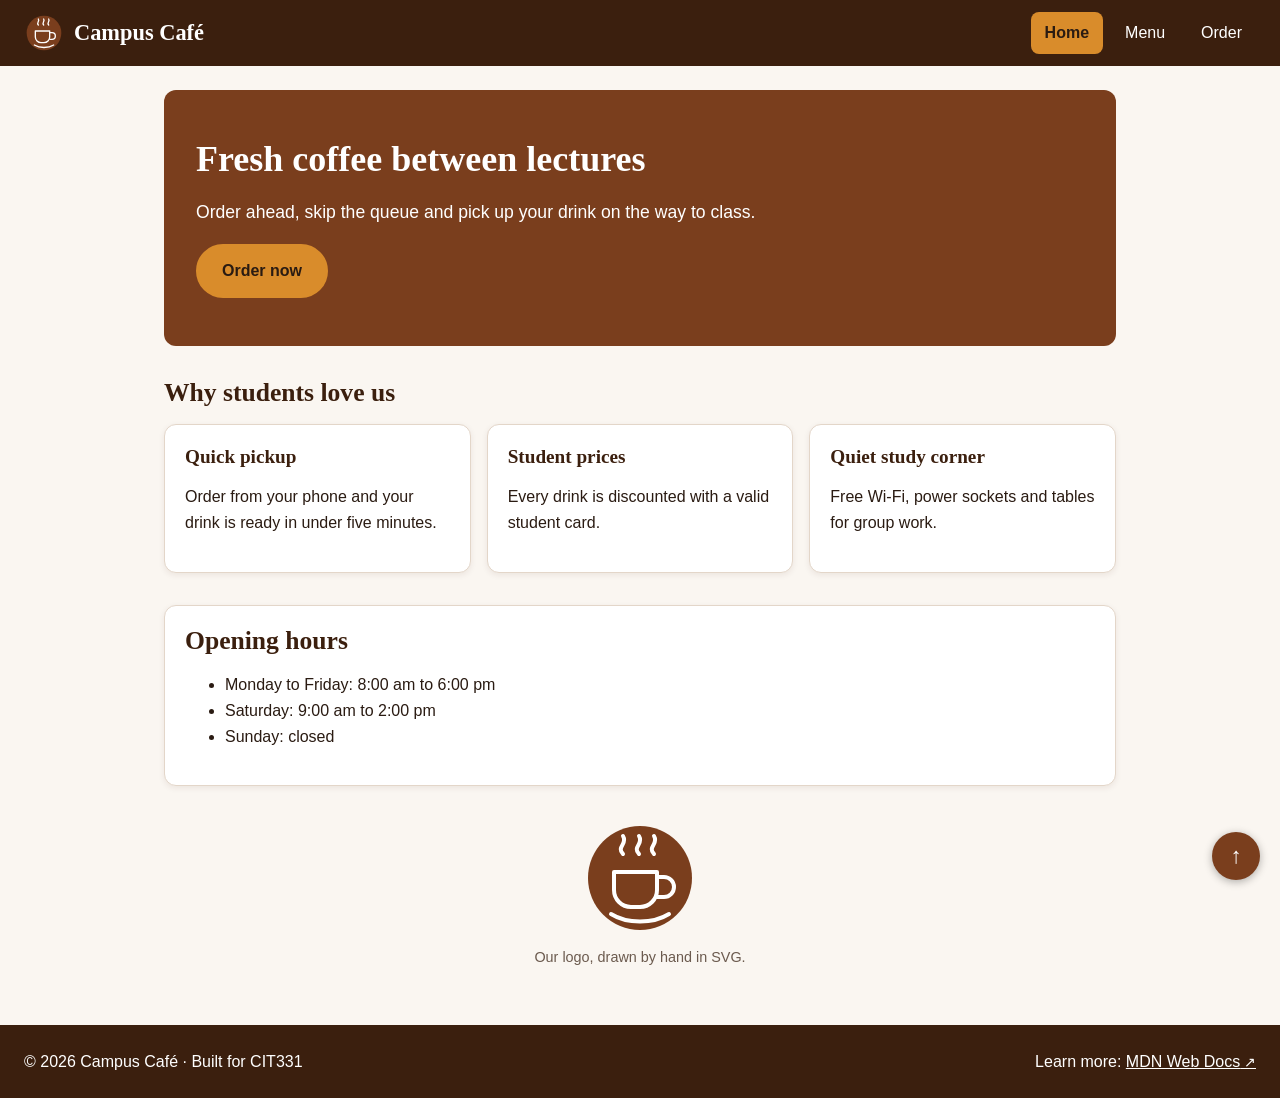
<file: index.html>
<!DOCTYPE html>
<html lang="en">
<head>
  <meta charset="UTF-8">
  <meta name="viewport" content="width=device-width, initial-scale=1.0">
  <meta name="description" content="Campus Café: fresh coffee, snacks and a quiet study space.">
  <title>Campus Café | Home</title>
  <link rel="stylesheet" href="style.css">
</head>
<body id="top">
  <a class="skip-link" href="#main">Skip to main content</a>

  <header class="site-header">
    <a class="brand" href="index.html">
      <img src="images/logo.svg" alt="" width="40" height="40">
      <span>Campus Café</span>
    </a>
    <nav aria-label="Main">
      <ul class="nav-list">
        <li><a href="index.html" class="active" aria-current="page">Home</a></li>
        <li><a href="menu.html">Menu</a></li>
        <li><a href="order.html">Order</a></li>
      </ul>
    </nav>
  </header>

  <main id="main">
    <section class="hero">
      <h1>Fresh coffee between lectures</h1>
      <p>Order ahead, skip the queue and pick up your drink on the way to class.</p>
      <a class="btn" href="order.html">Order now</a>
    </section>

    <section class="highlights">
      <h2>Why students love us</h2>
      <div class="card-row">
        <article class="card">
          <h3>Quick pickup</h3>
          <p>Order from your phone and your drink is ready in under five minutes.</p>
        </article>
        <article class="card">
          <h3>Student prices</h3>
          <p>Every drink is discounted with a valid student card.</p>
        </article>
        <article class="card">
          <h3>Quiet study corner</h3>
          <p>Free Wi-Fi, power sockets and tables for group work.</p>
        </article>
      </div>
    </section>

    <aside class="card notice">
      <h2>Opening hours</h2>
      <ul>
        <li>Monday to Friday: <time datetime="08:00">8:00 am</time> to <time datetime="18:00">6:00 pm</time></li>
        <li>Saturday: <time datetime="09:00">9:00 am</time> to <time datetime="14:00">2:00 pm</time></li>
        <li>Sunday: closed</li>
      </ul>
    </aside>

    <figure class="logo-figure">
      <img src="images/logo.svg" alt="Campus Café logo" width="120" height="120">
      <figcaption>Our logo, drawn by hand in SVG.</figcaption>
    </figure>
  </main>

  <footer class="site-footer">    <p>&copy; 2026 Campus Café &middot; Built for CIT331</p>
    <p>Learn more: <a href="https://developer.mozilla.org/" target="_blank" rel="noopener noreferrer">MDN Web Docs</a></p>
  </footer>

  <a class="back-to-top" href="#top" aria-label="Back to top">&uarr;</a>

</body>
</html>
</file>
<file: style.css>
/* Campus Cafe styles */
*, *::before, *::after {
  box-sizing: border-box;
}

:root {
  --brand: #7a3e1d;
  --brand-dark: #3b1f0e;
  --accent: #d98c2b;
  --bg: #faf6f1;
  --surface: #ffffff;
  --text: #2a1b12;
  --muted: #6b5a4e;
  --border: #e3d6c9;
  --space: 16px;
  --radius: 12px;
}

body {
  margin: 0;
  font-family: "Segoe UI", Arial, sans-serif;
  font-size: 1rem;
  line-height: 1.6;
  color: var(--text);
  background: var(--bg);
  min-height: 100vh;
  display: flex;
  flex-direction: column;
}

h1, h2, h3 {
  font-family: Georgia, "Times New Roman", serif;
  color: var(--brand-dark);
  line-height: 1.2;
}

h1 { font-size: 2.25rem; margin: 0 0 var(--space); }
h2 { font-size: 1.6rem; margin: 0 0 var(--space); }
h3 { font-size: 1.2rem; margin: 0 0 8px; }

a { color: var(--brand); }

a:hover {
  color: var(--brand-dark);
  text-decoration-thickness: 3px;
}

a:focus-visible,
button:focus-visible,
input:focus-visible,
select:focus-visible,
textarea:focus-visible {
  outline: 3px solid var(--brand);
  outline-offset: 3px;
}

#main {
  max-width: 1000px;
  width: 100%;
  flex: 1;
  margin: 0 auto;
  padding: 24px;
}

main > section,
main > aside,
main > figure {
  margin: 0 0 32px;
}

h1 + p {
  font-size: 1.1rem;
  color: var(--muted);
}

.site-header {
  background: var(--brand-dark);
  color: #fff;
  padding: 12px 24px;
  position: sticky;
  top: 0;
  z-index: 100;
  display: flex;
  flex-wrap: wrap;
  align-items: center;
  justify-content: space-between;
  gap: 12px;
}

.brand {
  display: flex;
  align-items: center;
  gap: 10px;
  color: #fff;
  text-decoration: none;
  font-family: Georgia, "Times New Roman", serif;
  font-size: 1.4rem;
  font-weight: 700;
}

.nav-list {
  display: flex;
  flex-wrap: wrap;
  gap: 8px;
  list-style: none;
  margin: 0;
  padding: 0;
}

.nav-list li { display: inline-block; }

.nav-list a {
  display: inline-block;
  color: #fff;
  text-decoration: none;
  padding: 8px 14px;
  border-radius: 8px;
}

.nav-list a:not(.active):hover {
  background: rgba(255, 255, 255, 0.18);
}

.nav-list a.active {
  background: var(--accent);
  color: var(--text);
  font-weight: 700;
}

.site-footer {
  background: var(--brand-dark);
  color: #fff;
  padding: 20px 24px;
  display: flex;
  flex-wrap: wrap;
  align-items: center;
  justify-content: space-between;
  gap: 8px 24px;
}

.site-footer p { margin: 4px 0; }
.site-footer a { color: #fff; }

.hero {
  background: var(--brand);
  color: #fff;
  padding: 48px 32px;
  border-radius: var(--radius);
}

.hero h1, .hero p { color: #fff; }
.hero h1 { margin-bottom: 12px; }

.btn {
  display: inline-block;
  background: var(--accent);
  color: var(--text);
  font: inherit;
  font-weight: 700;
  padding: 12px 24px;
  border: 2px solid var(--accent);
  border-radius: 999px;
  text-decoration: none;
  cursor: pointer;
}

.btn:hover {
  background: var(--brand-dark);
  border-color: var(--brand-dark);
  color: #fff;
}

.btn-secondary {
  background: transparent;
  color: var(--brand-dark);
  border-color: var(--brand-dark);
}

.btn-secondary:hover {
  background: var(--brand-dark);
  color: #fff;
}

.card {
  background: var(--surface);
  border: 1px solid var(--border);
  border-radius: var(--radius);
  padding: 20px;
  box-shadow: 0 2px 6px rgba(59, 31, 14, 0.08);
}

.card-row {
  display: flex;
  flex-wrap: wrap;
  gap: 16px;
}

.card-row > .card { flex: 1 1 260px; }

.logo-figure { text-align: center; }
figcaption { color: var(--muted); font-size: 0.9rem; }

.menu-group h2::before {
  content: "";
  display: inline-block;
  width: 6px;
  height: 1em;
  margin-right: 10px;
  background: var(--accent);
  border-radius: 3px;
  vertical-align: -0.12em;
}

.menu-list {
  display: flex;
  flex-wrap: wrap;
  gap: 16px;
}

.menu-item {
  position: relative;
  flex: 1 1 300px;
  background: var(--surface);
  border: 1px solid var(--border);
  border-radius: var(--radius);
  padding: 16px 20px;
  margin-bottom: 0;
}

.menu-item p { margin: 0; color: var(--muted); }
.item-head h3 { margin: 0; }

.item-head {
  display: flex;
  justify-content: space-between;
  align-items: baseline;
  gap: 12px;
}

.price { font-weight: 700; color: var(--brand); }

.badge {
  position: absolute;
  top: 12px;
  right: 12px;
  background: var(--accent);
  color: var(--text);
  font-size: 0.75rem;
  font-weight: 700;
  padding: 2px 10px;
  border-radius: 999px;
}

table {
  width: 100%;
  border-collapse: collapse;
  background: var(--surface);
}

caption {
  text-align: left;
  padding: 8px 0;
  color: var(--muted);
  font-size: 0.9rem;
}

th, td {
  text-align: left;
  padding: 10px 12px;
  border-bottom: 1px solid var(--border);
}

thead th {
  background: var(--brand-dark);
  color: #fff;
}

tbody th { font-weight: 600; }
tbody tr:nth-child(even) { background: #fbf6f0; }

a[href^="http"]::after {
  content: " \2197";
  font-size: 0.85em;
}

form > fieldset {
  background: var(--surface);
  border: 1px solid var(--border);
  border-radius: var(--radius);
  padding: 16px 20px;
  margin: 0 0 20px;
}

legend {
  font-weight: 700;
  padding: 0 8px;
  color: var(--brand-dark);
}

label { font-weight: 600; }

input, select, textarea {
  font: inherit;
  width: 100%;
  padding: 10px 12px;
  border: 1px solid var(--border);
  border-radius: 8px;
  background: #fff;
  color: var(--text);
}

input[type="radio"],
input[type="checkbox"] {
  width: auto;
  margin-right: 8px;
}

input[required], select[required] {
  border-left: 4px solid var(--accent);
}

input[placeholder]:not(:placeholder-shown):invalid {
  border-color: #b3261e;
}

::placeholder {
  color: var(--muted);
  opacity: 1;
}

#message {
  min-height: 1.6em;
  font-weight: 600;
  color: #0a6b50;
}

.site-header { position: sticky; }

.menu-item { position: relative; }

.back-to-top {
  position: fixed;
  right: 20px;
  bottom: 20px;
  width: 48px;
  height: 48px;
  display: flex;
  align-items: center;
  justify-content: center;
  background: var(--brand);
  color: #fff;
  font-size: 1.4rem;
  text-decoration: none;
  border-radius: 50%;
  box-shadow: 0 2px 8px rgba(0, 0, 0, 0.3);
}

.back-to-top:hover {
  background: var(--brand-dark);
  color: #fff;
}

.skip-link {
  position: absolute;
  left: -9999px;
  top: 0;
}

.skip-link:focus {
  left: 8px;
  top: 8px;
  z-index: 200;
  background: #fff;
  color: var(--brand-dark);
  padding: 8px 14px;
  border-radius: 8px;
}

.form-row {
  display: flex;
  flex-wrap: wrap;
  gap: 16px;
  margin-bottom: 16px;
}

.form-row > .field,
.form-row > .choice {
  flex: 1 1 220px;
}

.field {
  display: flex;
  flex-direction: column;
  gap: 6px;
  margin-bottom: 4px;
}

fieldset.choice {
  display: flex;
  flex-direction: column;
  gap: 8px;
  margin: 0;
  border: 1px solid var(--border);
  border-radius: 8px;
  padding: 12px 16px;
}

.saved-orders { margin-top: 40px; }
.table-wrap { overflow-x: auto; margin-bottom: 16px; }

img {
  max-width: 100%;
  height: auto;
}

@media (max-width: 768px) {
  h1 { font-size: 1.9rem; }
  #main { padding: 16px; }
  .hero { padding: 32px 20px; }
  .site-header {
    flex-direction: column;
    align-items: flex-start;
  }
}

@media (max-width: 480px) {
  .nav-list { flex-wrap: wrap; }
  .btn {
    display: block;
    width: 100%;
    text-align: center;
  }
  .site-footer {
    flex-direction: column;
    align-items: flex-start;
  }
}
</file>
